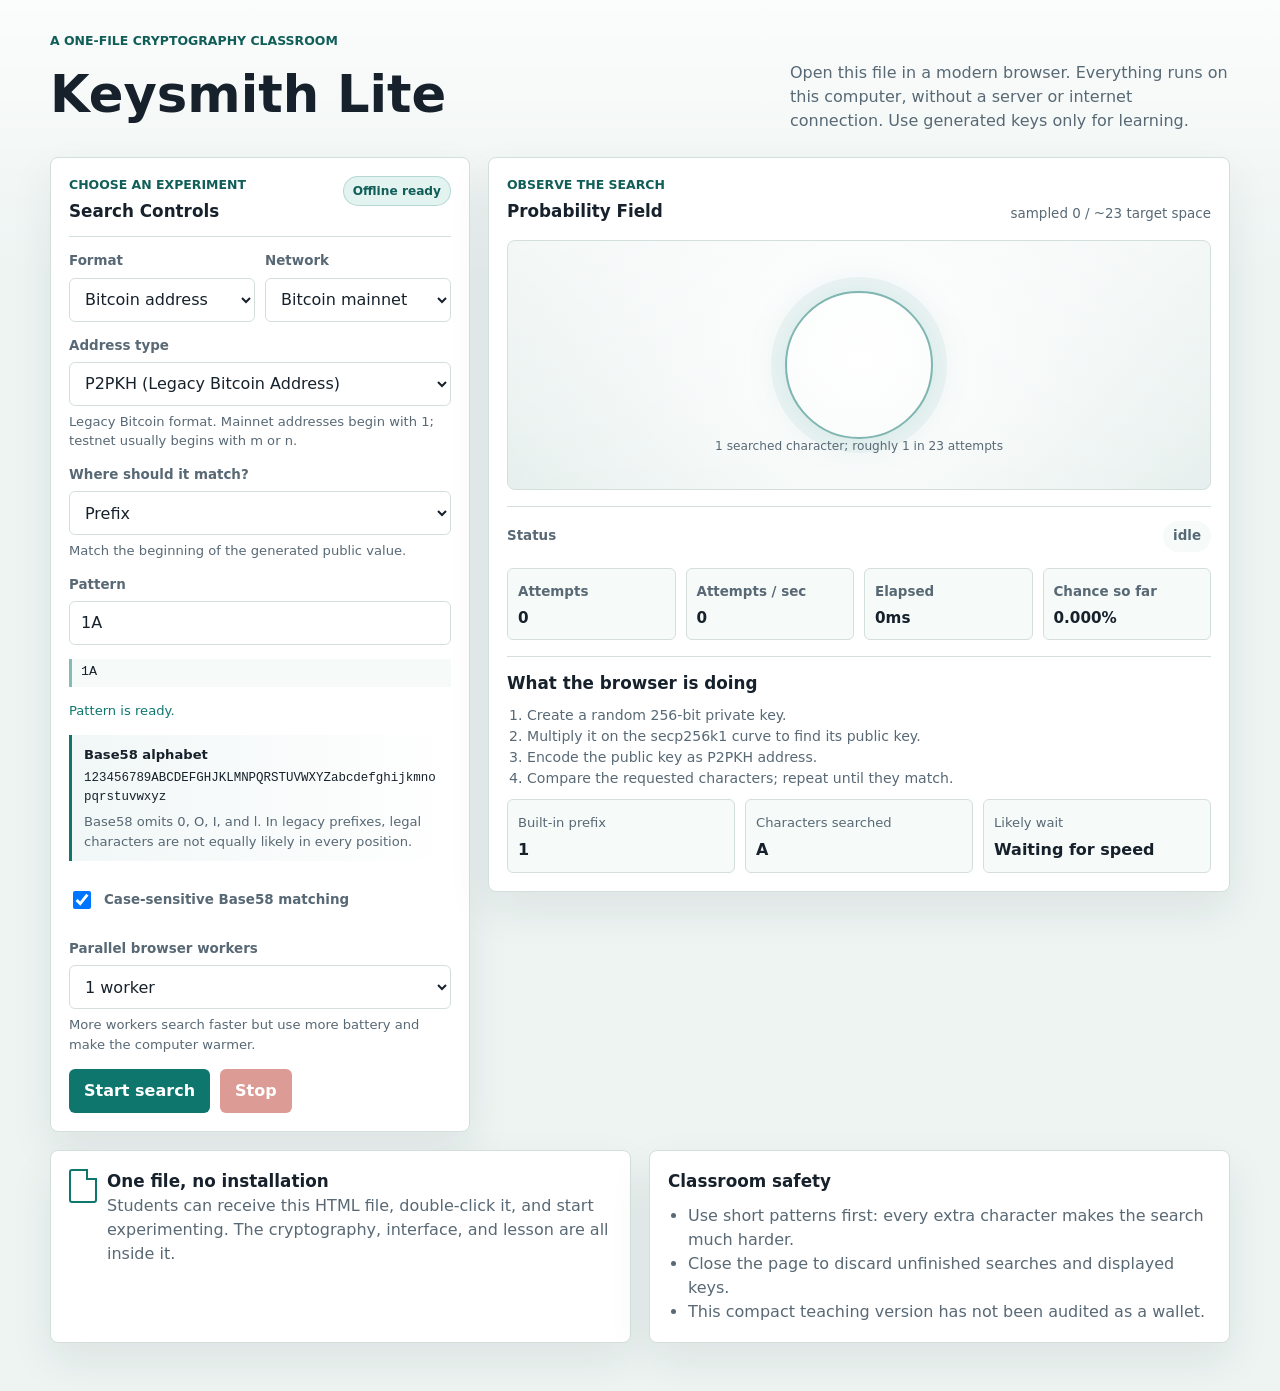
<file: Keysmith-Lite.html>
<!doctype html>
<html lang="en">
<head>
  <meta charset="utf-8">
  <meta name="viewport" content="width=device-width, initial-scale=1">
  <title>Keysmith Lite</title>
  <style>
    :root {
      color-scheme: light;
      --bg: #edf4f2;
      --panel: #ffffff;
      --soft: #f6faf9;
      --ink: #17212b;
      --muted: #586975;
      --line: #d4dfdc;
      --accent: #0f766e;
      --accent-dark: #115e59;
      --accent-soft: #e3f3f0;
      --danger: #b42318;
      --danger-soft: #fee9e7;
      --gold: #9a6700;
      --shadow: 0 18px 44px rgba(25, 43, 48, .08);
      --radius: 8px;
    }
    * { box-sizing: border-box; }
    [hidden] { display: none !important; }
    html { min-width: 320px; }
    body {
      margin: 0;
      min-height: 100vh;
      background: linear-gradient(180deg, rgba(255,255,255,.78), transparent 280px), var(--bg);
      color: var(--ink);
      font-family: Inter, ui-sans-serif, system-ui, -apple-system, BlinkMacSystemFont, "Segoe UI", sans-serif;
      line-height: 1.5;
    }
    button, input, select { font: inherit; }
    button, select, input[type="checkbox"] { cursor: pointer; }
    .shell { width: min(1180px, calc(100% - 32px)); margin: 0 auto; padding: 24px 0 48px; }
    .mast { display: grid; grid-template-columns: 1fr minmax(280px, 440px); gap: 24px; align-items: end; padding: 8px 0 24px; }
    h1, h2, h3, p { margin-top: 0; }
    h1 { margin-bottom: 0; font-size: clamp(2rem, 5vw, 3.2rem); letter-spacing: 0; }
    h2 { margin-bottom: 0; font-size: 1.05rem; letter-spacing: 0; }
    h3 { margin-bottom: 8px; font-size: .92rem; letter-spacing: 0; }
    .eyebrow { margin: 0 0 5px; color: var(--accent-dark); font-size: .78rem; font-weight: 760; text-transform: uppercase; }
    .safety, .hint, .message, .fine-print { color: var(--muted); }
    .safety, .fine-print { margin-bottom: 0; }
    .workspace { display: grid; grid-template-columns: minmax(320px, 420px) 1fr; gap: 18px; align-items: start; }
    .panel { background: var(--panel); border: 1px solid var(--line); border-radius: var(--radius); padding: 18px; box-shadow: var(--shadow); }
    .panel-heading { display: flex; justify-content: space-between; gap: 16px; align-items: start; padding-bottom: 12px; border-bottom: 1px solid var(--line); }
    .badge { flex: 0 0 auto; padding: 5px 9px; border: 1px solid rgba(15,118,110,.22); border-radius: 999px; background: var(--accent-soft); color: var(--accent-dark); font-size: .76rem; font-weight: 760; }
    .controls { display: grid; gap: 14px; }
    .field { display: grid; gap: 6px; }
    .field-pair { display: grid; grid-template-columns: 1fr 1fr; gap: 10px; }
    label, dt, .metric span, .status-line span { color: var(--muted); font-size: .84rem; font-weight: 680; }
    input, select {
      width: 100%; min-height: 44px; padding: 9px 11px; border: 1px solid var(--line); border-radius: 6px;
      background: #fff; color: var(--ink); transition: border-color 160ms ease, box-shadow 160ms ease;
    }
    input:focus, select:focus { border-color: var(--accent); outline: 3px solid rgba(15,118,110,.16); }
    .hint, .message { margin: 0; font-size: .82rem; }
    .preview { min-height: 28px; padding: 5px 9px; border-left: 3px solid var(--line); background: var(--soft); color: var(--muted); font: .84rem ui-monospace, SFMono-Regular, Menlo, monospace; overflow-wrap: anywhere; }
    .preview.valid { border-color: rgba(15,118,110,.48); color: var(--ink); }
    .preview.invalid { border-color: var(--danger); background: #fff7f6; }
    .bad-char { display: inline-block; padding: 0 2px; border-radius: 3px; background: var(--danger-soft); color: var(--danger); text-decoration: underline; font-weight: 800; }
    .guide { display: grid; gap: 5px; padding: 10px 12px; border-left: 3px solid var(--accent); background: linear-gradient(90deg, rgba(15,118,110,.06), transparent); }
    .guide strong { font-size: .82rem; }
    .guide code { overflow-wrap: anywhere; font-size: .78rem; }
    .check { display: flex; gap: 10px; align-items: center; min-height: 44px; }
    .check input { width: 18px; height: 18px; }
    .actions { display: flex; gap: 10px; }
    button { min-height: 44px; padding: 10px 15px; border: 0; border-radius: 6px; background: var(--accent); color: #fff; font-weight: 750; transition: background 160ms ease, opacity 160ms ease; }
    button:hover { background: var(--accent-dark); }
    button:focus-visible { outline: 3px solid rgba(15,118,110,.25); outline-offset: 2px; }
    button:disabled { cursor: not-allowed; opacity: .45; }
    button.danger { background: var(--danger); }
    button.secondary { border: 1px solid var(--line); background: #fff; color: var(--ink); }
    button.secondary:hover { background: var(--soft); }
    .telemetry { display: grid; gap: 16px; }
    .viz-header { display: flex; justify-content: space-between; gap: 16px; align-items: end; }
    .viz-stat { color: var(--muted); font-size: .84rem; font-variant-numeric: tabular-nums; text-align: right; }
    .pond { position: relative; min-height: 250px; overflow: hidden; border: 1px solid var(--line); border-radius: var(--radius); background: linear-gradient(180deg, rgba(255,255,255,.52), transparent), radial-gradient(circle at 50% 48%, #fff 0, #f5f9f8 40%, #e6efed 100%); }
    .target-ring { position: absolute; left: 50%; top: 50%; width: 104px; height: 104px; border: 2px solid rgba(15,118,110,.52); border-radius: 50%; box-shadow: 0 0 0 14px rgba(15,118,110,.05), 0 0 42px rgba(15,118,110,.14); transform: translate(-50%,-50%); transition: width 260ms ease, height 260ms ease; }
    .ring-label { position: absolute; left: 50%; top: calc(50% + 72px); width: min(82%, 380px); transform: translateX(-50%); color: var(--muted); font-size: .76rem; text-align: center; }
    .drop { position: absolute; width: 8px; height: 8px; border-radius: 50%; background: rgba(70,145,136,.75); pointer-events: none; transform: translate(-50%,-50%); animation: fade 2.8s ease-out forwards; }
    .drop::after { content: ""; position: absolute; inset: -10px; border: 1px solid rgba(70,145,136,.36); border-radius: 50%; animation: ripple 2.8s ease-out forwards; }
    .drop.hit { width: 14px; height: 14px; background: var(--danger); box-shadow: 0 0 0 8px rgba(180,35,24,.14); animation-duration: 4s; }
    .drop.hit::after { inset: -22px; border-color: rgba(180,35,24,.58); animation-duration: 4s; }
    @keyframes fade { from { opacity: .85; transform: translate(-50%,-50%) scale(.6); } to { opacity: 0; transform: translate(-50%,-50%) scale(1.5); } }
    @keyframes ripple { to { opacity: 0; transform: scale(2.8); } }
    .status-line { display: flex; justify-content: space-between; align-items: center; gap: 12px; padding-top: 14px; border-top: 1px solid var(--line); }
    .status-pill { padding: 5px 10px; border-radius: 999px; background: var(--soft); color: var(--muted); font-size: .84rem; }
    .status-pill.running { background: var(--accent-soft); color: var(--accent-dark); }
    .status-pill.found { background: #fef3c7; color: var(--gold); }
    .status-pill.error { background: var(--danger-soft); color: var(--danger); }
    .metrics { display: grid; grid-template-columns: repeat(4, minmax(0,1fr)); gap: 10px; }
    .metric, .lesson-grid div { min-width: 0; padding: 10px; border: 1px solid var(--line); border-radius: 6px; background: var(--soft); }
    .metric strong { display: block; margin-top: 4px; overflow-wrap: anywhere; font-size: .95rem; font-variant-numeric: tabular-nums; }
    .lesson { padding-top: 14px; border-top: 1px solid var(--line); }
    .lesson-grid { display: grid; grid-template-columns: repeat(3,minmax(0,1fr)); gap: 10px; margin-top: 10px; }
    .lesson-grid strong { display: block; margin-top: 4px; overflow-wrap: anywhere; }
    .steps { margin: 8px 0 0; padding-left: 20px; color: var(--muted); font-size: .88rem; }
    .result { margin-top: 18px; }
    .warning { padding: 10px 12px; border-left: 3px solid var(--danger); background: #fff7f6; color: #8f2018; }
    .result-grid { display: grid; gap: 10px; }
    .result-row { display: grid; grid-template-columns: 150px minmax(0,1fr) auto; gap: 10px; align-items: center; padding-top: 10px; border-top: 1px solid var(--line); }
    .result-row code { overflow-wrap: anywhere; font-size: .82rem; }
    .result-row button { min-width: 72px; }
    .about { display: grid; grid-template-columns: 1fr 1fr; gap: 18px; margin-top: 18px; }
    .about ul { margin: 10px 0 0; padding-left: 20px; color: var(--muted); }
    .file-note { display: flex; gap: 10px; align-items: flex-start; }
    .file-mark { flex: 0 0 auto; width: 28px; height: 34px; border: 2px solid var(--accent); border-radius: 3px; position: relative; }
    .file-mark::after { content: ""; position: absolute; right: -2px; top: -2px; width: 9px; height: 9px; border-left: 2px solid var(--accent); border-bottom: 2px solid var(--accent); background: var(--panel); }
    @media (max-width: 900px) {
      .mast, .workspace, .about { grid-template-columns: 1fr; }
      .metrics { grid-template-columns: 1fr 1fr; }
    }
    @media (max-width: 520px) {
      .shell { width: min(100% - 20px, 1180px); padding-top: 14px; }
      .field-pair, .lesson-grid, .metrics { grid-template-columns: 1fr; }
      .viz-header { display: grid; align-items: start; }
      .viz-stat { text-align: left; }
      .result-row { grid-template-columns: 1fr; }
      .pond { min-height: 220px; }
    }
    @media (prefers-reduced-motion: reduce) {
      *, *::before, *::after { scroll-behavior: auto !important; animation-duration: .01ms !important; animation-iteration-count: 1 !important; transition-duration: .01ms !important; }
      .drop { display: none; }
    }
    @media print {
      body { background: #fff; }
      .mast, .workspace, .about, .result .actions { display: none !important; }
      .result { margin: 0; border: 0; box-shadow: none; }
    }
  </style>
</head>
<body>
  <main class="shell">
    <header class="mast">
      <div>
        <p class="eyebrow">A one-file cryptography classroom</p>
        <h1>Keysmith Lite</h1>
      </div>
      <p class="safety">Open this file in a modern browser. Everything runs on this computer, without a server or internet connection. Use generated keys only for learning.</p>
    </header>

    <div class="workspace">
      <form class="panel controls" id="search-form">
        <div class="panel-heading">
          <div><p class="eyebrow">Choose an experiment</p><h2>Search Controls</h2></div>
          <span class="badge">Offline ready</span>
        </div>

        <div class="field-pair">
          <div class="field">
            <label for="target">Format</label>
            <select id="target"><option value="bitcoin">Bitcoin address</option><option value="nostr">Nostr public key</option></select>
          </div>
          <div class="field" id="network-field">
            <label for="network">Network</label>
            <select id="network"><option value="mainnet">Bitcoin mainnet</option><option value="testnet">Bitcoin testnet</option></select>
          </div>
        </div>

        <div class="field">
          <label for="address-type">Address type</label>
          <select id="address-type">
            <option value="p2pkh">P2PKH (Legacy Bitcoin Address)</option>
            <option value="p2wpkh">P2WPKH (Segwit Address)</option>
            <option value="p2tr">P2TR (Taproot Address)</option>
          </select>
          <p class="hint" id="type-hint">Legacy format beginning with 1 on mainnet.</p>
        </div>

        <div class="field">
          <label for="match-mode">Where should it match?</label>
          <select id="match-mode"><option value="prefix">Prefix</option><option value="suffix">Suffix</option><option value="contains">Anywhere</option><option value="prefix_suffix">Prefix + suffix</option></select>
          <p class="hint" id="mode-hint">Match the beginning of the generated public value.</p>
        </div>

        <div class="field">
          <label for="pattern" id="pattern-label">Pattern</label>
          <input id="pattern" value="1A" autocomplete="off" spellcheck="false">
        </div>
        <div class="preview" id="pattern-preview" aria-live="polite"></div>

        <div class="field" id="suffix-field" hidden>
          <label for="suffix-pattern">Suffix</label>
          <input id="suffix-pattern" autocomplete="off" spellcheck="false" placeholder="ending text">
        </div>
        <div class="preview" id="suffix-preview" hidden aria-live="polite"></div>
        <p class="message" id="validation-message" aria-live="polite"></p>

        <div class="guide">
          <strong id="alphabet-name">Base58 alphabet</strong>
          <code id="alphabet"></code>
          <p class="hint" id="alphabet-note"></p>
        </div>

        <label class="check" id="case-row"><input id="case-sensitive" type="checkbox" checked><span>Case-sensitive Base58 matching</span></label>

        <div class="field">
          <label for="workers">Parallel browser workers</label>
          <select id="workers"><option value="1">1 worker</option><option value="2" selected>2 workers</option><option value="3">3 workers</option><option value="4">4 workers</option></select>
          <p class="hint">More workers search faster but use more battery and make the computer warmer.</p>
        </div>

        <div class="actions">
          <button id="start" type="submit">Start search</button>
          <button id="stop" type="button" class="danger" disabled>Stop</button>
        </div>
      </form>

      <section class="panel telemetry" aria-labelledby="observe-title">
        <div class="viz-header">
          <div><p class="eyebrow">Observe the search</p><h2 id="observe-title">Probability Field</h2></div>
          <div class="viz-stat" id="viz-stat">sampled 0 / waiting to begin</div>
        </div>
        <div class="pond" id="pond" aria-label="Animated visualization of random attempts outside a target ring">
          <div class="target-ring" id="target-ring"></div>
          <div class="ring-label" id="ring-label">The target shrinks as the pattern gets longer.</div>
        </div>
        <div class="status-line"><span>Status</span><strong class="status-pill" id="status">idle</strong></div>
        <div class="metrics">
          <div class="metric"><span>Attempts</span><strong id="attempts">0</strong></div>
          <div class="metric"><span>Attempts / sec</span><strong id="rate">0</strong></div>
          <div class="metric"><span>Elapsed</span><strong id="elapsed">0s</strong></div>
          <div class="metric"><span>Chance so far</span><strong id="chance">0%</strong></div>
        </div>
        <div class="lesson">
          <h2>What the browser is doing</h2>
          <ol class="steps" id="steps"></ol>
          <div class="lesson-grid">
            <div><span class="hint">Built-in prefix</span><strong id="fixed-prefix">1</strong></div>
            <div><span class="hint">Characters searched</span><strong id="effective-pattern">A</strong></div>
            <div><span class="hint">Likely wait</span><strong id="estimate">Waiting for speed</strong></div>
          </div>
        </div>
      </section>
    </div>

    <section class="panel result" id="result" hidden>
      <div class="panel-heading"><div><p class="eyebrow">The target was hit</p><h2>Found Match</h2></div><span class="badge">Generated here</span></div>
      <p class="warning">The private key controls this address or identity. Anyone who sees it can take control. Do not use classroom keys for real funds or an important identity.</p>
      <div class="result-grid" id="result-grid"></div>
      <div class="actions" style="margin-top:14px"><button type="button" class="secondary" id="print">Print result</button></div>
    </section>

    <div class="about">
      <section class="panel">
        <div class="file-note"><span class="file-mark" aria-hidden="true"></span><div><h2>One file, no installation</h2><p class="fine-print">Students can receive this HTML file, double-click it, and start experimenting. The cryptography, interface, and lesson are all inside it.</p></div></div>
      </section>
      <section class="panel">
        <h2>Classroom safety</h2>
        <ul><li>Use short patterns first: every extra character makes the search much harder.</li><li>Close the page to discard unfinished searches and displayed keys.</li><li>This compact teaching version has not been audited as a wallet.</li></ul>
      </section>
    </div>
  </main>

  <script>
  (() => {
    "use strict";
    const BASE58 = "123456789ABCDEFGHJKLMNPQRSTUVWXYZabcdefghijkmnopqrstuvwxyz";
    const BECH32 = "qpzry9x8gf2tvdw0s3jn54khce6mua7l";
    const defaults = {
      "bitcoin:mainnet:p2pkh": "1A", "bitcoin:testnet:p2pkh": "mA",
      "bitcoin:mainnet:p2wpkh": "bc1q", "bitcoin:testnet:p2wpkh": "tb1q",
      "bitcoin:mainnet:p2tr": "bc1p", "bitcoin:testnet:p2tr": "tb1p",
      "nostr:nostr:npub": "npub1"
    };
    const typeHints = {
      p2pkh: "Legacy Bitcoin format. Mainnet addresses begin with 1; testnet usually begins with m or n.",
      p2wpkh: "Segwit format with lower fees. It begins with bc1q or tb1q.",
      p2tr: "Taproot format for newer Bitcoin features. It begins with bc1p or tb1p.",
      npub: "A shareable Nostr public identity beginning with npub1."
    };
    const modeHints = {
      prefix: "Match the beginning of the generated public value.", suffix: "Match the ending characters.",
      contains: "Match the pattern anywhere in the public value.", prefix_suffix: "Match both ends, useful for demonstrating address-poisoning lookalikes."
    };
    const $ = (id) => document.getElementById(id);
    const els = Object.fromEntries(["search-form","target","network-field","network","address-type","type-hint","match-mode","mode-hint","pattern-label","pattern","pattern-preview","suffix-field","suffix-pattern","suffix-preview","validation-message","alphabet-name","alphabet","alphabet-note","case-row","case-sensitive","workers","start","stop","pond","target-ring","ring-label","viz-stat","status","attempts","rate","elapsed","chance","steps","fixed-prefix","effective-pattern","estimate","result","result-grid","print"].map(id => [id, $(id)]));
    let workers = [], running = false, attempts = 0, startedAt = 0, timer = 0, vizTimer = 0, expectedAttempts = 0, lastDefaultsKey = "", lastMode = "prefix", bitcoinType = "p2pkh";

    function config() {
      const target = els.target.value;
      return { target, network: target === "nostr" ? "nostr" : els.network.value, type: target === "nostr" ? "npub" : els["address-type"].value, mode: els["match-mode"].value, pattern: els.pattern.value, suffix: els["suffix-pattern"].value, caseSensitive: els["case-sensitive"].checked };
    }
    function configKey(c = config()) { return `${c.target}:${c.network}:${c.type}`; }
    function fixedPrefix(c) {
      if (c.target === "nostr") return "npub1";
      if (c.type === "p2pkh") return c.network === "mainnet" ? "1" : "m/n";
      if (c.type === "p2wpkh") return c.network === "mainnet" ? "bc1q" : "tb1q";
      return c.network === "mainnet" ? "bc1p" : "tb1p";
    }
    function actualFixedPrefix(c) { return defaults[configKey(c)].replace(/[A-Z]$/, ""); }
    function alphabetFor(c) { return c.type === "p2pkh" ? BASE58 : BECH32; }
    function normalize(value, c) { return c.type === "p2pkh" && c.caseSensitive ? value : value.toLowerCase(); }
    function effective(c) {
      let first = c.pattern;
      const fixed = actualFixedPrefix(c);
      if (c.type === "p2pkh" && c.network === "testnet" && (c.mode === "prefix" || c.mode === "prefix_suffix") && /^[mn]/i.test(first)) first = first.slice(1);
      else if ((c.mode === "prefix" || c.mode === "prefix_suffix") && normalize(first, c).startsWith(normalize(fixed, c))) first = first.slice(fixed.length);
      return c.mode === "prefix_suffix" ? first + c.suffix : first;
    }
    function validatePart(value, c) {
      const allowed = alphabetFor(c);
      return [...value].map((char, index) => ({char, index, ok: c.type === "p2pkh" ? allowed.includes(char) : allowed.includes(char.toLowerCase()) && char === char.toLowerCase()}));
    }
    function validate(c) {
      const main = validatePart(c.pattern, c), suffix = validatePart(c.suffix, c);
      let message = "Pattern is ready.";
      let warning = false;
      let valid = c.pattern.length > 0 && main.every(x => x.ok);
      if (c.mode === "prefix_suffix") valid = valid && c.suffix.length > 0 && suffix.every(x => x.ok);
      if (!c.pattern) message = "Enter a pattern to search for.";
      else if (c.mode === "prefix_suffix" && !c.suffix) message = "Enter a suffix too.";
      else if (!valid) message = c.type === "p2pkh" ? "Highlighted characters do not exist in Base58." : "Bech32 uses only the lowercase characters shown below.";
      if (c.mode === "prefix" || c.mode === "prefix_suffix") {
        const value = normalize(c.pattern, c);
        const prefixOkay = c.type !== "p2pkh" ? value.startsWith(actualFixedPrefix(c)) : c.network === "mainnet" ? value.startsWith("1") : /^[mn]/.test(value);
        if (!prefixOkay) { valid = false; message = `This format must begin with ${fixedPrefix(c)}.`; }
      }
      const skew = legacyPrefixSkew(c);
      if (valid && skew >= 2) { warning = true; message = `Pattern is valid, but this legacy prefix is about ${Math.round(skew).toLocaleString()}× rarer than a uniform Base58 estimate.`; }
      return {valid, warning, message, main, suffix};
    }
    function renderPreview(el, parts, emptyText) {
      el.textContent = ""; el.className = "preview " + (parts.some(x => !x.ok) ? "invalid" : parts.length ? "valid" : "");
      if (!parts.length) { el.textContent = emptyText; return; }
      parts.forEach(part => { const span = document.createElement("span"); span.textContent = part.char; if (!part.ok) { span.className = "bad-char"; span.title = `${part.char} is not allowed`; } el.appendChild(span); });
    }
    function base58PrefixIntervalProbability(prefix, low, high, domainSize) {
      if (!prefix || BASE58.indexOf(prefix[0]) <= 0) return 0;
      let value = 0n;
      for (const char of prefix) { const digit = BASE58.indexOf(char); if (digit < 0) return 0; value = value * 58n + BigInt(digit); }
      let count = 0n;
      for (let length = prefix.length; length <= 40; length++) {
        const scale = 58n ** BigInt(length - prefix.length);
        const intervalLow = value * scale, intervalHigh = (value + 1n) * scale - 1n;
        const overlapLow = intervalLow > low ? intervalLow : low, overlapHigh = intervalHigh < high ? intervalHigh : high;
        if (overlapHigh >= overlapLow) count += overlapHigh - overlapLow + 1n;
      }
      return Number(count) / Number(domainSize);
    }
    function p2pkhPrefixProbability(pattern, network) {
      if (network === "testnet") {
        const low = 0x6fn << 192n, high = (0x70n << 192n) - 1n;
        return base58PrefixIntervalProbability(pattern, low, high, 1n << 192n);
      }
      if (!pattern.startsWith("1")) return 0;
      const rest = pattern.slice(1);
      let extraZeroBytes = 0;
      while (rest[extraZeroBytes] === "1") extraZeroBytes++;
      if (extraZeroBytes === rest.length) return Math.pow(256, -extraZeroBytes);
      if (extraZeroBytes >= 20) return 0;
      const prefix = rest.slice(extraZeroBytes);
      const highBits = 8 * (24 - extraZeroBytes), lowBits = highBits - 8;
      return base58PrefixIntervalProbability(prefix, 1n << BigInt(lowBits), (1n << BigInt(highBits)) - 1n, 1n << 192n);
    }
    function caseVariants(value) {
      let variants = [""];
      for (const char of value) {
        const swapped = char === char.toLowerCase() ? char.toUpperCase() : char.toLowerCase();
        const choices = swapped !== char && BASE58.includes(swapped) ? [char, swapped] : [char];
        if (variants.length * choices.length > 4096) return null;
        variants = variants.flatMap(prefix => choices.map(choice => prefix + choice));
      }
      return variants;
    }
    function p2pkhMatchProbability(pattern, network, caseSensitive) {
      const variants = caseSensitive ? [pattern] : caseVariants(pattern);
      if (!variants) return null;
      return variants.reduce((sum, variant) => sum + p2pkhPrefixProbability(variant, network), 0);
    }
    function base58LooseProbability(value, caseSensitive) {
      let probability = 1;
      for (const char of value) {
        const swapped = char === char.toLowerCase() ? char.toUpperCase() : char.toLowerCase();
        probability *= !caseSensitive && swapped !== char && BASE58.includes(swapped) ? 2 / 58 : 1 / 58;
      }
      return probability;
    }
    function legacyPrefixSkew(c) {
      if (c.type !== "p2pkh" || !c.caseSensitive || (c.mode !== "prefix" && c.mode !== "prefix_suffix")) return 1;
      const probability = p2pkhPrefixProbability(c.pattern, c.network);
      const searchedLength = Math.max(0, c.pattern.length - 1);
      return probability > 0 ? (1 / Math.pow(58, searchedLength)) / probability : Infinity;
    }
    function estimateSpace(c) {
      if (c.type === "p2pkh" && (c.mode === "prefix" || c.mode === "prefix_suffix")) {
        const prefixProbability = p2pkhMatchProbability(c.pattern, c.network, c.caseSensitive);
        if (prefixProbability !== null && prefixProbability > 0) {
          const suffixProbability = c.mode === "prefix_suffix" ? base58LooseProbability(c.suffix, c.caseSensitive) : 1;
          return 1 / (prefixProbability * suffixProbability);
        }
      }
      const count = effective(c).length;
      if (!count) return 1;
      const base = c.type === "p2pkh" ? (c.caseSensitive ? 58 : 29) : 32;
      let space = Math.pow(base, count);
      if (c.mode === "contains") space /= Math.max(1, 30 - count);
      return Math.max(1, space);
    }
    function renderControls(forceDefault = false) {
      const isNostr = els.target.value === "nostr";
      if (isNostr && els["address-type"].value !== "npub") {
        bitcoinType = els["address-type"].value;
        els["address-type"].innerHTML = '<option value="npub">Nostr npub (Public Identity)</option>';
      } else if (!isNostr && els["address-type"].value === "npub") {
        els["address-type"].innerHTML = '<option value="p2pkh">P2PKH (Legacy Bitcoin Address)</option><option value="p2wpkh">P2WPKH (Segwit Address)</option><option value="p2tr">P2TR (Taproot Address)</option>';
        els["address-type"].value = bitcoinType;
      }
      const c = config(), combined = c.mode === "prefix_suffix";
      els["network-field"].hidden = isNostr;
      els["address-type"].disabled = isNostr;
      els["type-hint"].textContent = typeHints[isNostr ? "npub" : c.type];
      els["mode-hint"].textContent = modeHints[c.mode];
      els["suffix-field"].hidden = !combined; els["suffix-preview"].hidden = !combined;
      els["pattern-label"].textContent = combined ? "Prefix" : "Pattern";
      els["case-row"].hidden = c.type !== "p2pkh" || isNostr;
      const key = configKey(config());
      const oldDefaults = new Set(Object.values(defaults));
      const modeChanged = c.mode !== lastMode;
      if (forceDefault || key !== lastDefaultsKey) {
        els.pattern.value = (c.mode === "prefix" || combined) ? defaults[key] : "";
        if (combined) els["suffix-pattern"].value = "";
      } else if (modeChanged) {
        els.pattern.value = (c.mode === "prefix" || combined) ? defaults[key] : "";
        if (combined) els["suffix-pattern"].value = "";
      } else if (oldDefaults.has(els.pattern.value) && c.mode !== "prefix" && !combined) {
        els.pattern.value = "";
      }
      lastDefaultsKey = key; lastMode = c.mode;
      renderValidation();
    }
    function renderValidation() {
      const c = config(), v = validate(c), allowed = alphabetFor(c);
      renderPreview(els["pattern-preview"], v.main, "Type a vanity pattern");
      renderPreview(els["suffix-preview"], v.suffix, "Type an ending pattern");
      els["validation-message"].textContent = v.message;
      els["validation-message"].style.color = !v.valid ? "#b42318" : v.warning ? "#9a6700" : "#0f766e";
      els["alphabet-name"].textContent = c.type === "p2pkh" ? "Base58 alphabet" : "Bech32 alphabet";
      els.alphabet.textContent = allowed;
      els["alphabet-note"].textContent = c.type === "p2pkh" ? "Base58 omits 0, O, I, and l. In legacy prefixes, legal characters are not equally likely in every position." : "Bech32 is lowercase and omits visually confusing characters.";
      expectedAttempts = estimateSpace(c);
      const searched = effective(c);
      els["fixed-prefix"].textContent = fixedPrefix(c);
      els["effective-pattern"].textContent = searched || "None (instant)";
      const diameter = searched.length >= 8 ? 8 : Math.max(12, 168 - searched.length * 20);
      els["target-ring"].style.width = `${diameter}px`; els["target-ring"].style.height = `${diameter}px`;
      els["ring-label"].textContent = searched.length ? `${searched.length} searched ${searched.length === 1 ? "character" : "characters"}; roughly 1 in ${large(expectedAttempts)} attempts` : "Only the format prefix is selected, so any key can match.";
      els.steps.innerHTML = "";
      ["Create a random 256-bit private key.", "Multiply it on the secp256k1 curve to find its public key.", `Encode the public key as ${c.target === "nostr" ? "an npub" : c.type.toUpperCase() + " address"}.`, "Compare the requested characters; repeat until they match."].forEach(text => { const li = document.createElement("li"); li.textContent = text; els.steps.appendChild(li); });
      return v.valid;
    }
    function setStatus(value) { els.status.textContent = value; els.status.className = `status-pill ${value}`; }
    function large(n) { if (!Number.isFinite(n)) return "more than JavaScript can count"; return n < 1e6 ? Math.round(n).toLocaleString() : n.toExponential(2).replace("+", ""); }
    function duration(s) { if (!Number.isFinite(s)) return "unknown"; if (s < 1) return `${Math.round(s * 1000)}ms`; if (s < 60) return `${s.toFixed(1)}s`; if (s < 3600) return `${Math.floor(s/60)}m ${Math.round(s%60)}s`; return `${Math.floor(s/3600)}h ${Math.round((s%3600)/60)}m`; }
    function updateStats() {
      const elapsed = running ? (performance.now() - startedAt) / 1000 : Number(els.elapsed.dataset.value || 0);
      const rate = elapsed > 0 ? attempts / elapsed : 0;
      const probability = expectedAttempts > 0 ? 1 - Math.exp(-attempts / expectedAttempts) : 0;
      els.attempts.textContent = attempts.toLocaleString(); els.rate.textContent = Math.round(rate).toLocaleString(); els.elapsed.textContent = duration(elapsed); els.elapsed.dataset.value = elapsed;
      els.chance.textContent = `${(probability * 100).toFixed(probability < .01 ? 3 : 2)}%`;
      els["viz-stat"].textContent = `sampled ${attempts.toLocaleString()} / ~${large(expectedAttempts)} target space`;
      els.estimate.textContent = rate > 0 ? duration(expectedAttempts / rate) : "Waiting for speed";
    }
    function spawnDrop(hit = false) {
      if (matchMedia("(prefers-reduced-motion: reduce)").matches) return;
      const dot = document.createElement("i"); dot.className = hit ? "drop hit" : "drop";
      const w = els.pond.clientWidth, h = els.pond.clientHeight, cx = w/2, cy = h/2, ring = els["target-ring"].clientWidth/2 + 12;
      let x = cx, y = cy;
      if (hit) { x += (Math.random()-.5) * Math.max(4, ring*.7); y += (Math.random()-.5) * Math.max(4, ring*.7); }
      else { for (let i=0;i<30;i++) { x=18+Math.random()*(w-36); y=18+Math.random()*(h-36); if (Math.hypot(x-cx,y-cy)>ring) break; } }
      dot.style.left=`${x}px`; dot.style.top=`${y}px`; els.pond.appendChild(dot); setTimeout(()=>dot.remove(), hit ? 4000 : 2800);
    }
    function stopSearch(state = "stopped") {
      workers.forEach(w => w.terminate()); workers = []; running = false; clearInterval(timer); clearInterval(vizTimer); timer = vizTimer = 0;
      els.start.disabled = false; els.stop.disabled = true; setStatus(state); updateStats();
    }
    function copyText(value, button) {
      const done = () => { const old=button.textContent; button.textContent="Copied"; setTimeout(()=>button.textContent=old,1200); };
      if (navigator.clipboard && window.isSecureContext) navigator.clipboard.writeText(value).then(done).catch(()=>fallback()); else fallback();
      function fallback(){ const area=document.createElement("textarea"); area.value=value; area.style.position="fixed"; area.style.opacity="0"; document.body.appendChild(area); area.select(); document.execCommand("copy"); area.remove(); done(); }
    }
    function showResult(data) {
      stopSearch("found"); els.pond.querySelectorAll(".drop").forEach(x=>x.remove()); spawnDrop(true);
      els["result-grid"].innerHTML = "";
      const rows = [[data.target === "nostr" ? "Nostr public key" : "Address", data.address], [data.target === "nostr" ? "Private key (nsec)" : "Private key (WIF)", data.secret], ["Private key hex", data.privateHex], ["Public key", data.publicHex], ["Taproot output key", data.outputPublicHex]].filter(([, value]) => value);
      rows.forEach(([label,value]) => { const row=document.createElement("div"); row.className="result-row"; const strong=document.createElement("strong"); strong.textContent=label; const code=document.createElement("code"); code.textContent=value; const button=document.createElement("button"); button.type="button"; button.className="secondary"; button.textContent="Copy"; button.addEventListener("click",()=>copyText(value,button)); row.append(strong,code,button); els["result-grid"].appendChild(row); });
      els.result.hidden=false; els.result.scrollIntoView({behavior: matchMedia("(prefers-reduced-motion: reduce)").matches ? "auto" : "smooth", block:"start"});
    }

    function workerMain() {
      const BASE58 = "123456789ABCDEFGHJKLMNPQRSTUVWXYZabcdefghijkmnopqrstuvwxyz", BECH32 = "qpzry9x8gf2tvdw0s3jn54khce6mua7l";
      const P=0xfffffffffffffffffffffffffffffffffffffffffffffffffffffffefffffc2fn, N=0xfffffffffffffffffffffffffffffffebaaedce6af48a03bbfd25e8cd0364141n;
      const G=[0x79be667ef9dcbbac55a06295ce870b07029bfcdb2dce28d959f2815b16f81798n,0x483ada7726a3c4655da4fbfc0e1108a8fd17b448a68554199c47d08ffb10d4b8n];
      const mod=(a,m=P)=>{const r=a%m;return r>=0n?r:r+m;};
      function inv(a,m=P){let [oldR,r]=[mod(a,m),m],[oldS,s]=[1n,0n];while(r){const q=oldR/r;[oldR,r]=[r,oldR-q*r];[oldS,s]=[s,oldS-q*s];}return mod(oldS,m);}
      function jDouble(q){let [x,y,z]=q;if(y===0n||z===0n)return[0n,1n,0n];const yy=mod(y*y),s=mod(4n*x*yy),m=mod(3n*x*x),nx=mod(m*m-2n*s),ny=mod(m*(s-nx)-8n*yy*yy),nz=mod(2n*y*z);return[nx,ny,nz];}
      function jAddAffine(q,p){let [x1,y1,z1]=q;if(z1===0n)return[p[0],p[1],1n];const z2=mod(z1*z1),u2=mod(p[0]*z2),s2=mod(p[1]*z1*z2),h=mod(u2-x1),r=mod(s2-y1);if(h===0n)return r===0n?jDouble(q):[0n,1n,0n];const hh=mod(h*h),hhh=mod(h*hh),v=mod(x1*hh),nx=mod(r*r-hhh-2n*v),ny=mod(r*(v-nx)-y1*hhh),nz=mod(z1*h);return[nx,ny,nz];}
      function scalar(k){let q=[0n,1n,0n];for(let i=255;i>=0;i--){q=jDouble(q);if((k>>BigInt(i))&1n)q=jAddAffine(q,G);}const zi=inv(q[2]),z2=mod(zi*zi);return[mod(q[0]*z2),mod(q[1]*z2*zi)];}
      function affineBatch(points){const before=[],out=new Array(points.length);let product=1n;for(let i=0;i<points.length;i++){before[i]=product;product=mod(product*points[i][2]);}let inverse=inv(product);for(let i=points.length-1;i>=0;i--){const [x,y,z]=points[i],zi=mod(inverse*before[i]),z2=mod(zi*zi);out[i]=[mod(x*z2),mod(y*z2*zi)];inverse=mod(inverse*z);}return out;}
      let BASE_TABLE;
      function buildBaseTable(){const basesJ=[];let base=[G[0],G[1],1n];for(let window=0;window<29;window++){basesJ.push(base);for(let i=0;i<9;i++)base=jDouble(base);}const bases=affineBatch(basesJ),multiples=[],groups=[];for(const point of bases){const group=[null];let value=[0n,1n,0n];for(let digit=1;digit<512;digit++){value=jAddAffine(value,point);group.push(multiples.length);multiples.push(value);}groups.push(group);}const normalized=affineBatch(multiples);BASE_TABLE=groups.map(group=>group.map(index=>index===null?null:normalized[index]));}
      function scalarBaseJacobian(k){if(!BASE_TABLE)buildBaseTable();let q=[0n,1n,0n];for(let window=0;window<29;window++){const digit=Number((k>>BigInt(window*9))&511n);if(digit)q=jAddAffine(q,BASE_TABLE[window][digit]);}return q;}
      function scalarBase(k){const q=scalarBaseJacobian(k),zi=inv(q[2]),z2=mod(zi*zi);return[mod(q[0]*z2),mod(q[1]*z2*zi)];}
      function addPoints(a,b){if(!a)return b;if(!b)return a;if(a[0]===b[0]){if(a[1]!==b[1])return null;const m=mod(3n*a[0]*a[0]*inv(2n*a[1])),x=mod(m*m-2n*a[0]);return[x,mod(m*(a[0]-x)-a[1])];}const m=mod((b[1]-a[1])*inv(b[0]-a[0])),x=mod(m*m-a[0]-b[0]);return[x,mod(m*(a[0]-x)-a[1])];}
      const bytesToBig=b=>BigInt("0x"+[...b].map(x=>x.toString(16).padStart(2,"0")).join(""));
      const bigToBytes=(n,len=32)=>{const h=n.toString(16).padStart(len*2,"0");return new Uint8Array(h.match(/../g).map(x=>parseInt(x,16)));};
      const concat=(...xs)=>{const out=new Uint8Array(xs.reduce((n,x)=>n+x.length,0));let p=0;for(const x of xs){out.set(x,p);p+=x.length;}return out;};
      const hex=b=>[...b].map(x=>x.toString(16).padStart(2,"0")).join("");
      const utf8=s=>new TextEncoder().encode(s);
      function randomKey(){let b,n;do{b=new Uint8Array(32);crypto.getRandomValues(b);n=bytesToBig(b);}while(n===0n||n>=N);return[b,n];}
      function rotr(x,n){return(x>>>n)|(x<<(32-n));}
      function sha256(msg){const K=[0x428a2f98,0x71374491,0xb5c0fbcf,0xe9b5dba5,0x3956c25b,0x59f111f1,0x923f82a4,0xab1c5ed5,0xd807aa98,0x12835b01,0x243185be,0x550c7dc3,0x72be5d74,0x80deb1fe,0x9bdc06a7,0xc19bf174,0xe49b69c1,0xefbe4786,0x0fc19dc6,0x240ca1cc,0x2de92c6f,0x4a7484aa,0x5cb0a9dc,0x76f988da,0x983e5152,0xa831c66d,0xb00327c8,0xbf597fc7,0xc6e00bf3,0xd5a79147,0x06ca6351,0x14292967,0x27b70a85,0x2e1b2138,0x4d2c6dfc,0x53380d13,0x650a7354,0x766a0abb,0x81c2c92e,0x92722c85,0xa2bfe8a1,0xa81a664b,0xc24b8b70,0xc76c51a3,0xd192e819,0xd6990624,0xf40e3585,0x106aa070,0x19a4c116,0x1e376c08,0x2748774c,0x34b0bcb5,0x391c0cb3,0x4ed8aa4a,0x5b9cca4f,0x682e6ff3,0x748f82ee,0x78a5636f,0x84c87814,0x8cc70208,0x90befffa,0xa4506ceb,0xbef9a3f7,0xc67178f2];let l=msg.length,bit=l*8,pad=((56-(l+1)%64)+64)%64,b=new Uint8Array(l+1+pad+8);b.set(msg);b[l]=128;new DataView(b.buffer).setUint32(b.length-4,bit>>>0);let h=[0x6a09e667,0xbb67ae85,0x3c6ef372,0xa54ff53a,0x510e527f,0x9b05688c,0x1f83d9ab,0x5be0cd19],w=new Uint32Array(64);for(let o=0;o<b.length;o+=64){for(let i=0;i<16;i++)w[i]=new DataView(b.buffer).getUint32(o+i*4);for(let i=16;i<64;i++){const a=w[i-15],c=w[i-2],s0=rotr(a,7)^rotr(a,18)^(a>>>3),s1=rotr(c,17)^rotr(c,19)^(c>>>10);w[i]=(w[i-16]+s0+w[i-7]+s1)>>>0;}let [a,c,d,e,f,g,j,k]=h;for(let i=0;i<64;i++){const s1=rotr(f,6)^rotr(f,11)^rotr(f,25),ch=(f&g)^(~f&j),t1=(k+s1+ch+K[i]+w[i])>>>0,s0=rotr(a,2)^rotr(a,13)^rotr(a,22),maj=(a&c)^(a&d)^(c&d),t2=(s0+maj)>>>0;[a,c,d,e,f,g,j,k]=[(t1+t2)>>>0,a,c,d,(e+t1)>>>0,f,g,j];}h=h.map((x,i)=>(x+[a,c,d,e,f,g,j,k][i])>>>0);}const out=new Uint8Array(32),v=new DataView(out.buffer);h.forEach((x,i)=>v.setUint32(i*4,x));return out;}
      function rol(x,n){return(x<<n)|(x>>>(32-n));}
      function ripemd160(msg){const r1=[0,1,2,3,4,5,6,7,8,9,10,11,12,13,14,15,7,4,13,1,10,6,15,3,12,0,9,5,2,14,11,8,3,10,14,4,9,15,8,1,2,7,0,6,13,11,5,12,1,9,11,10,0,8,12,4,13,3,7,15,14,5,6,2,4,0,5,9,7,12,2,10,14,1,3,8,11,6,15,13],r2=[5,14,7,0,9,2,11,4,13,6,15,8,1,10,3,12,6,11,3,7,0,13,5,10,14,15,8,12,4,9,1,2,15,5,1,3,7,14,6,9,11,8,12,2,10,0,4,13,8,6,4,1,3,11,15,0,5,12,2,13,9,7,10,14,12,15,10,4,1,5,8,7,6,2,13,14,0,3,9,11],s1=[11,14,15,12,5,8,7,9,11,13,14,15,6,7,9,8,7,6,8,13,11,9,7,15,7,12,15,9,11,7,13,12,11,13,6,7,14,9,13,15,14,8,13,6,5,12,7,5,11,12,14,15,14,15,9,8,9,14,5,6,8,6,5,12,9,15,5,11,6,8,13,12,5,12,13,14,11,8,5,6],s2=[8,9,9,11,13,15,15,5,7,7,8,11,14,14,12,6,9,13,15,7,12,8,9,11,7,7,12,7,6,15,13,11,9,7,15,11,8,6,6,14,12,13,5,14,13,13,7,5,15,5,8,11,14,14,6,14,6,9,12,9,12,5,15,8,8,5,12,9,12,5,14,6,8,13,6,5,15,13,11,11];let l=msg.length,pad=((56-(l+1)%64)+64)%64,b=new Uint8Array(l+1+pad+8);b.set(msg);b[l]=128;let bits=BigInt(l)*8n;for(let i=0;i<8;i++)b[b.length-8+i]=Number((bits>>BigInt(i*8))&255n);let h=[0x67452301,0xefcdab89,0x98badcfe,0x10325476,0xc3d2e1f0],x=new Uint32Array(16);const f=(j,a,c,d)=>j<16?(a^c^d):j<32?((a&c)|(~a&d)):j<48?((a|~c)^d):j<64?((a&d)|(c&~d)):(a^(c|~d));const kl=[0,0x5a827999,0x6ed9eba1,0x8f1bbcdc,0xa953fd4e],kr=[0x50a28be6,0x5c4dd124,0x6d703ef3,0x7a6d76e9,0];for(let o=0;o<b.length;o+=64){let v=new DataView(b.buffer,o,64);for(let i=0;i<16;i++)x[i]=v.getUint32(i*4,true);let [al,bl,cl,dl,el]=h,[ar,br,cr,dr,er]=h;for(let j=0;j<80;j++){let t=(rol((al+f(j,bl,cl,dl)+x[r1[j]]+kl[Math.floor(j/16)])>>>0,s1[j])+el)>>>0;[al,el,dl,cl,bl]=[el,dl,rol(cl,10),bl,t];let jj=79-j;t=(rol((ar+f(jj,br,cr,dr)+x[r2[j]]+kr[Math.floor(j/16)])>>>0,s2[j])+er)>>>0;[ar,er,dr,cr,br]=[er,dr,rol(cr,10),br,t];}const t=(h[1]+cl+dr)>>>0;h[1]=(h[2]+dl+er)>>>0;h[2]=(h[3]+el+ar)>>>0;h[3]=(h[4]+al+br)>>>0;h[4]=(h[0]+bl+cr)>>>0;h[0]=t;}const out=new Uint8Array(20),v=new DataView(out.buffer);h.forEach((n,i)=>v.setUint32(i*4,n,true));return out;}
      const hash160=b=>ripemd160(sha256(b));
      function base58(b){let n=bytesToBig(b),s="";while(n){const r=Number(n%58n);s=BASE58[r]+s;n/=58n;}for(const x of b){if(x)break;s="1"+s;}return s;}
      function b58check(prefix,payload){const data=concat(new Uint8Array([prefix]),payload),sum=sha256(sha256(data));return base58(concat(data,sum.slice(0,4)));}
      function convertBits(data,from,to,pad=true){let acc=0,bits=0,out=[],max=(1<<to)-1;for(const value of data){acc=(acc<<from)|value;bits+=from;while(bits>=to){bits-=to;out.push((acc>>bits)&max);}}if(pad&&bits)out.push((acc<<(to-bits))&max);return out;}
      function polymod(values){const gen=[0x3b6a57b2,0x26508e6d,0x1ea119fa,0x3d4233dd,0x2a1462b3];let chk=1;for(const v of values){const top=chk>>>25;chk=((chk&0x1ffffff)<<5)^v;for(let i=0;i<5;i++)if((top>>>i)&1)chk^=gen[i];}return chk>>>0;}
      function bech32(hrp,data,spec="bech32"){const exp=[...[...hrp].map(c=>c.charCodeAt(0)>>5),0,...[...hrp].map(c=>c.charCodeAt(0)&31)],constant=spec==="bech32"?1:0x2bc830a3,pm=(polymod([...exp,...data,0,0,0,0,0,0])^constant)>>>0,sum=[];for(let i=0;i<6;i++)sum.push((pm>>>(5*(5-i)))&31);return hrp+"1"+[...data,...sum].map(x=>BECH32[x]).join("");}
      function compressed(point){return concat(new Uint8Array([point[1]&1n?3:2]),bigToBytes(point[0]));}
      function tagged(tag,data){const t=sha256(utf8(tag));return sha256(concat(t,t,data));}
      function createFromPoint(c,priv,point){const pub=compressed(point);let address,secret,publicHex=hex(pub),outputPublicHex="";if(c.target==="nostr"){address=bech32("npub",convertBits(bigToBytes(point[0]),8,5));secret=bech32("nsec",convertBits(priv,8,5));}else{secret=b58check(c.network==="mainnet"?0x80:0xef,concat(priv,new Uint8Array([1])));if(c.type==="p2pkh")address=b58check(c.network==="mainnet"?0:0x6f,hash160(pub));else if(c.type==="p2wpkh")address=bech32(c.network==="mainnet"?"bc":"tb",[0,...convertBits(hash160(pub),8,5)]);else{const even=[point[0],point[1]&1n?P-point[1]:point[1]],tweak=bytesToBig(tagged("TapTweak",bigToBytes(even[0])))%N,out=addPoints(even,tweak===0n?null:scalarBase(tweak));address=bech32(c.network==="mainnet"?"bc":"tb",[1,...convertBits(bigToBytes(out[0]),8,5)],"bech32m");outputPublicHex=hex(bigToBytes(out[0]));}}return{address,secret,privateHex:hex(priv),publicHex,outputPublicHex,target:c.target};}
      function createBatch(c){const privateKeys=[],points=[];for(let i=0;i<128;i++){const [priv,k]=randomKey();privateKeys.push(priv);points.push(scalarBaseJacobian(k));}const affine=affineBatch(points);return affine.map((point,index)=>createFromPoint(c,privateKeys[index],point));}
      function matches(value,c){const a=c.caseSensitive?value:value.toLowerCase(),p=c.caseSensitive?c.pattern:c.pattern.toLowerCase(),s=c.caseSensitive?c.suffix:c.suffix.toLowerCase();if(c.mode==="prefix")return a.startsWith(p);if(c.mode==="suffix")return a.endsWith(p);if(c.mode==="contains")return a.includes(p);return a.startsWith(p)&&a.endsWith(s);}
      self.onmessage=e=>{const c=e.data;let attempts=0,last=performance.now();try{while(true){for(const result of createBatch(c)){attempts++;if(matches(result.address,c)){self.postMessage({kind:"found",attempts,result});return;}if(performance.now()-last>250){self.postMessage({kind:"progress",attempts});attempts=0;last=performance.now();}}}}catch(error){self.postMessage({kind:"error",message:error.message||String(error)});}};
    }

    function startSearch(event) {
      event.preventDefault(); if (running || !renderValidation()) return;
      const c=config(); attempts=0; startedAt=performance.now(); els.elapsed.dataset.value="0"; running=true; els.result.hidden=true; els.start.disabled=true; els.stop.disabled=false; setStatus("running"); els.pond.querySelectorAll(".drop").forEach(x=>x.remove());
      const source=`(${workerMain.toString()})()`; const url=URL.createObjectURL(new Blob([source],{type:"text/javascript"}));
      try {
        const count=Number(els.workers.value); for(let i=0;i<count;i++){const worker=new Worker(url);worker.onmessage=e=>{attempts+=e.data.attempts||0;if(e.data.kind==="found")showResult(e.data.result);else if(e.data.kind==="error"){stopSearch("error");els["validation-message"].textContent=e.data.message;}};worker.onerror=()=>{stopSearch("error");els["validation-message"].textContent="This browser blocked the local search worker. Try opening the file in a current version of Chrome, Edge, Firefox, or Safari.";};worker.postMessage(c);workers.push(worker);}
      } catch (error) {
        URL.revokeObjectURL(url); stopSearch("error"); els["validation-message"].textContent="This browser blocked the local search worker. Try opening the file in a current version of Chrome, Edge, Firefox, or Safari."; return;
      }
      URL.revokeObjectURL(url);
      timer=setInterval(updateStats,250); vizTimer=setInterval(()=>spawnDrop(false),420); updateStats();
    }
    els["search-form"].addEventListener("submit",startSearch); els.stop.addEventListener("click",()=>stopSearch("stopped")); els.print.addEventListener("click",()=>window.print());
    [els.target,els.network,els["address-type"],els["match-mode"]].forEach(el=>el.addEventListener("change",()=>renderControls(false)));
    [els.pattern,els["suffix-pattern"],els["case-sensitive"]].forEach(el=>el.addEventListener("input",renderValidation));
    els.workers.value = String(Math.min(4, Math.max(1, (navigator.hardwareConcurrency || 3) - 1)));
    if (!window.Worker || !window.crypto || !window.BigInt) { els.start.disabled=true; els["validation-message"].textContent="This browser is too old for the classroom generator. Try a current version of Chrome, Edge, Firefox, or Safari."; }
    renderControls(true); updateStats();
  })();
  </script>
</body>
</html>
</file>
